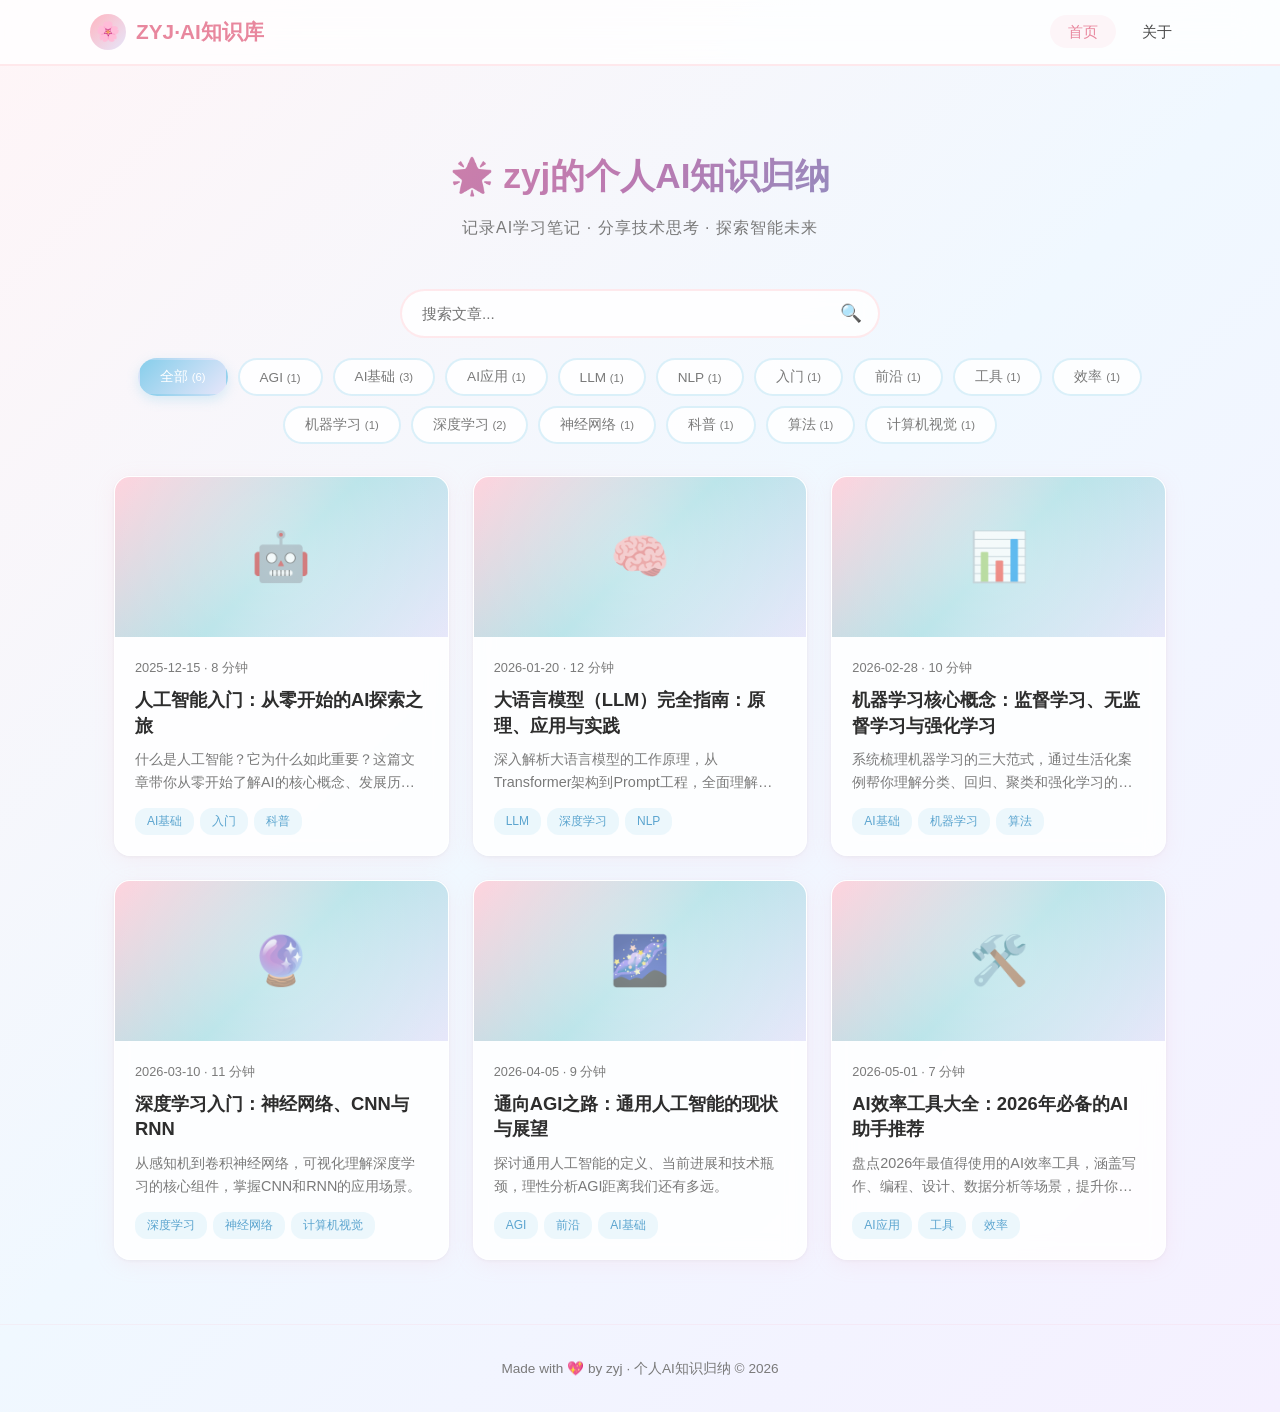
<file: index.html>
<!DOCTYPE html>
<html lang="zh-CN">
<head>
  <meta charset="UTF-8">
  <meta name="viewport" content="width=device-width, initial-scale=1.0">
  <title>ZYJ个人AI知识归纳 - 博客首页</title>
  <link rel="stylesheet" href="css/style.css">
</head>
<body>
  <div class="petals-container"></div>
  <nav class="navbar">
    <div class="nav-inner">
      <a href="index.html" class="nav-logo">
        <span class="logo-icon">🌸</span>
        <span>ZYJ·AI知识库</span>
      </a>
      <ul class="nav-links">
        <li><a href="index.html" class="active">首页</a></li>
        <li><a href="about.html">关于</a></li>
      </ul>
    </div>
  </nav>
  <main class="main-container">
    <header class="page-header">
      <h1 class="site-title">🌟 zyj的个人AI知识归纳</h1>
      <p class="site-subtitle">记录AI学习笔记 · 分享技术思考 · 探索智能未来</p>
    </header>
    <section class="search-filter-area">
      <div class="search-box">
        <input type="text" class="search-input" placeholder="搜索文章...">
        <span class="search-icon">🔍</span>
      </div>
      <div class="tag-cloud"></div>
    </section>
    <section class="articles-grid"></section>
  </main>
  <footer class="footer">
    <p>Made with <span class="footer-heart">💖</span> by zyj · 个人AI知识归纳 © 2026</p>
  </footer>
  <button class="back-to-top" title="回到顶部">⬆</button>
  <script src="js/articles.js"></script>
  <script src="js/main.js"></script>
</body>
</html>
</file>
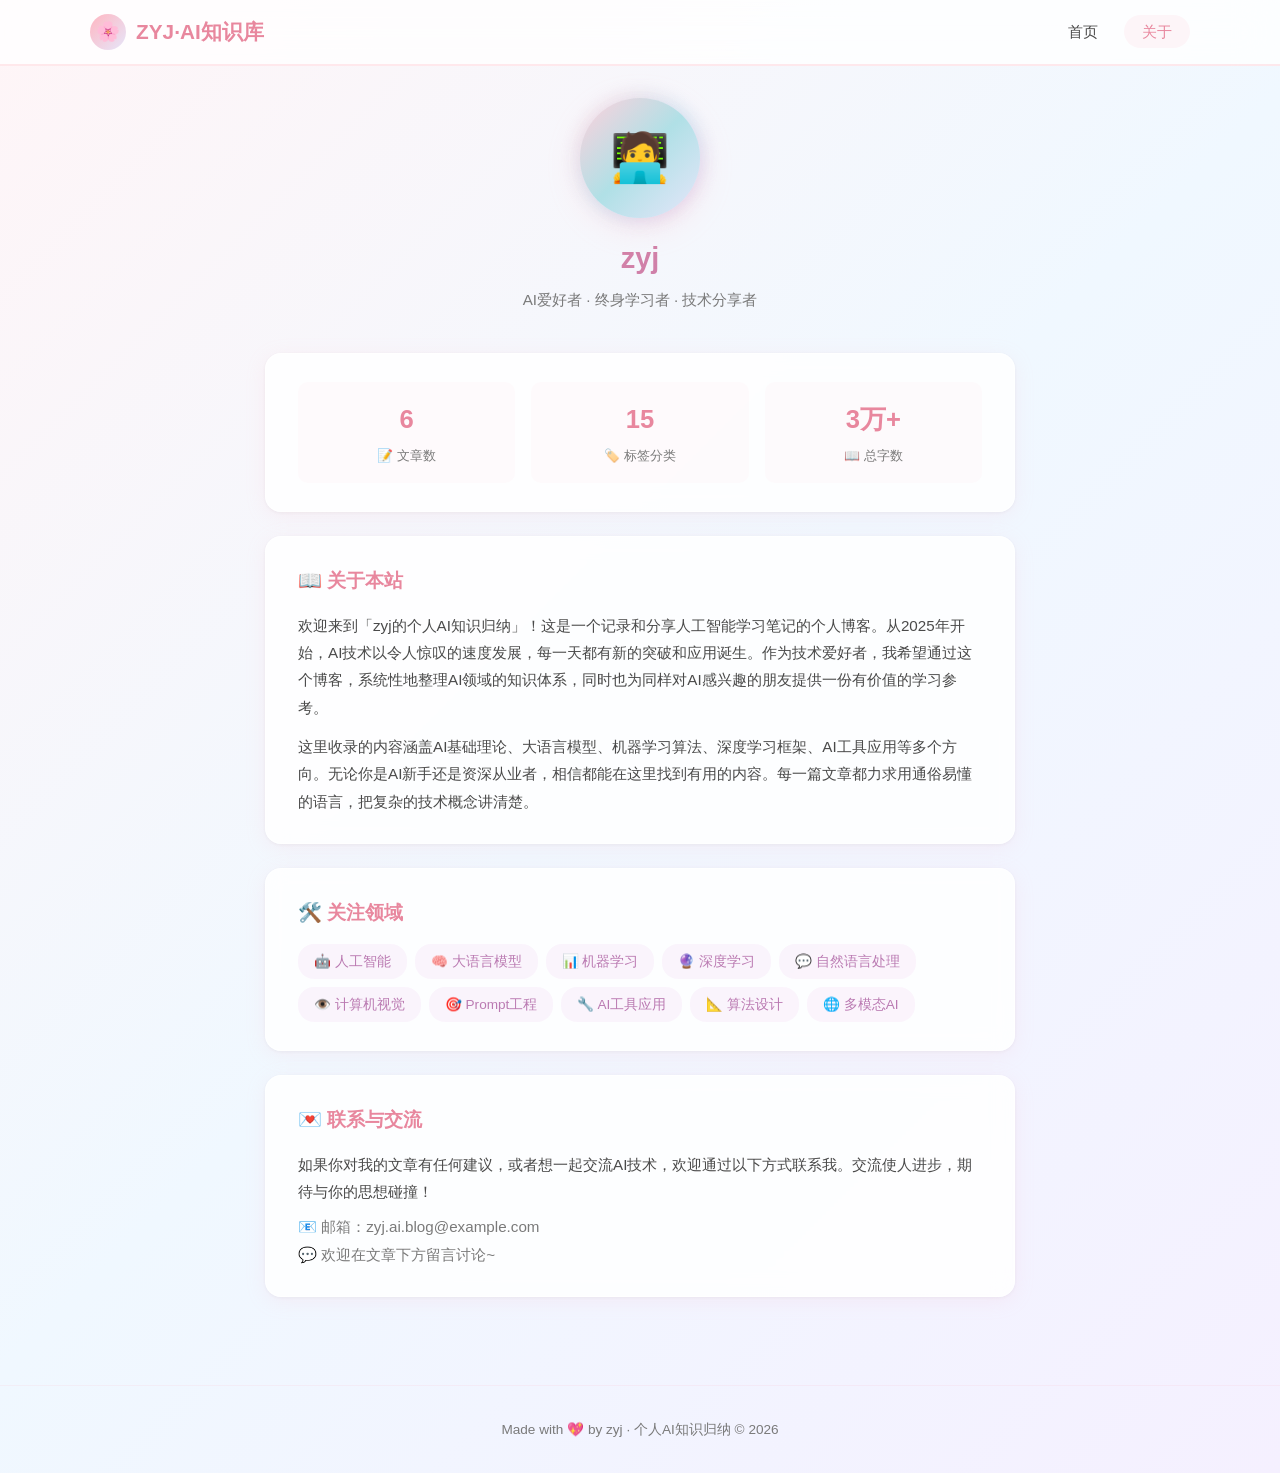
<file: about.html>
<!DOCTYPE html>
<html lang="zh-CN">
<head>
  <meta charset="UTF-8">
  <meta name="viewport" content="width=device-width, initial-scale=1.0">
  <title>关于我 - ZYJ个人AI知识归纳</title>
  <link rel="stylesheet" href="css/style.css">
</head>
<body>
  <div class="petals-container"></div>
  <nav class="navbar">
    <div class="nav-inner">
      <a href="index.html" class="nav-logo">
        <span class="logo-icon">🌸</span>
        <span>ZYJ·AI知识库</span>
      </a>
      <ul class="nav-links">
        <li><a href="index.html">首页</a></li>
        <li><a href="about.html" class="active">关于</a></li>
      </ul>
    </div>
  </nav>
  <main class="main-container">
    <div class="about-container">
      <div class="about-hero fade-in">
        <div class="about-avatar">🧑‍💻</div>
        <h1 class="about-name">zyj</h1>
        <p class="about-role">AI爱好者 · 终身学习者 · 技术分享者</p>
      </div>
      <div class="about-section fade-in" style="animation-delay:0.1s">
        <div class="about-stats">
          <div class="about-stat">
            <div class="stat-num" id="stat-articles">-</div>
            <div class="stat-label">📝 文章数</div>
          </div>
          <div class="about-stat">
            <div class="stat-num" id="stat-tags">-</div>
            <div class="stat-label">🏷️ 标签分类</div>
          </div>
          <div class="about-stat">
            <div class="stat-num" id="stat-words">-</div>
            <div class="stat-label">📖 总字数</div>
          </div>
        </div>
      </div>
      <div class="about-section fade-in" style="animation-delay:0.2s">
        <h2>📖 关于本站</h2>
        <p>欢迎来到「zyj的个人AI知识归纳」！这是一个记录和分享人工智能学习笔记的个人博客。从2025年开始，AI技术以令人惊叹的速度发展，每一天都有新的突破和应用诞生。作为技术爱好者，我希望通过这个博客，系统性地整理AI领域的知识体系，同时也为同样对AI感兴趣的朋友提供一份有价值的学习参考。</p>
        <p style="margin-top:12px;">这里收录的内容涵盖AI基础理论、大语言模型、机器学习算法、深度学习框架、AI工具应用等多个方向。无论你是AI新手还是资深从业者，相信都能在这里找到有用的内容。每一篇文章都力求用通俗易懂的语言，把复杂的技术概念讲清楚。</p>
      </div>
      <div class="about-section fade-in" style="animation-delay:0.3s">
        <h2>🛠️ 关注领域</h2>
        <div class="skills-cloud">
          <span class="skill-tag">🤖 人工智能</span>
          <span class="skill-tag">🧠 大语言模型</span>
          <span class="skill-tag">📊 机器学习</span>
          <span class="skill-tag">🔮 深度学习</span>
          <span class="skill-tag">💬 自然语言处理</span>
          <span class="skill-tag">👁️ 计算机视觉</span>
          <span class="skill-tag">🎯 Prompt工程</span>
          <span class="skill-tag">🔧 AI工具应用</span>
          <span class="skill-tag">📐 算法设计</span>
          <span class="skill-tag">🌐 多模态AI</span>
        </div>
      </div>
      <div class="about-section fade-in" style="animation-delay:0.4s">
        <h2>💌 联系与交流</h2>
        <p>如果你对我的文章有任何建议，或者想一起交流AI技术，欢迎通过以下方式联系我。交流使人进步，期待与你的思想碰撞！</p>
        <p style="margin-top:8px; color: var(--text-light);">📧 邮箱：zyj.ai.blog@example.com<br>💬 欢迎在文章下方留言讨论~</p>
      </div>
    </div>
  </main>
  <footer class="footer">
    <p>Made with <span class="footer-heart">💖</span> by zyj · 个人AI知识归纳 © 2026</p>
  </footer>
  <button class="back-to-top" title="回到顶部">⬆</button>
  <script src="js/articles.js"></script>
  <script src="js/main.js"></script>
</body>
</html>
</file>
<file: css/style.css>
/* ============================================
   ZYJ 个人AI知识归纳 - 博客样式
   二次元清新风格 (Anime Fresh Style)
   ============================================ */

/* --- CSS 变量 --- */
:root {
  --pink: #FFB6C1;
  --pink-light: #FFD1DC;
  --pink-dark: #E8879E;
  --sky-blue: #87CEEB;
  --sky-light: #B0E0E6;
  --sky-dark: #5BA4CF;
  --purple: #DDA0DD;
  --purple-light: #E6E6FA;
  --purple-dark: #BA7AB2;
  --mint: #98FB98;
  --mint-light: #C1F0C1;
  --white: #FFFFFF;
  --bg: #FFF5F7;
  --bg-gradient: linear-gradient(135deg, #FFF5F7 0%, #F0F8FF 50%, #F5F0FF 100%);
  --text: #4A4A4A;
  --text-light: #7A7A7A;
  --text-dark: #2D2D2D;
  --card-bg: rgba(255, 255, 255, 0.85);
  --card-shadow: 0 4px 20px rgba(255, 182, 193, 0.15), 0 1px 4px rgba(0,0,0,0.05);
  --card-shadow-hover: 0 8px 32px rgba(255, 182, 193, 0.25), 0 2px 8px rgba(0,0,0,0.08);
  --radius: 16px;
  --radius-sm: 10px;
  --font-main: 'Helvetica Neue', 'PingFang SC', 'Hiragino Sans GB', 'Microsoft YaHei', sans-serif;
  --font-mono: 'SF Mono', 'Fira Code', 'Consolas', monospace;
  --transition: 0.3s cubic-bezier(0.4, 0, 0.2, 1);
}

*, *::before, *::after { margin: 0; padding: 0; box-sizing: border-box; }
html { scroll-behavior: smooth; }
body { font-family: var(--font-main); background: var(--bg); background-image: var(--bg-gradient); color: var(--text); line-height: 1.7; min-height: 100vh; position: relative; overflow-x: hidden; }

.petals-container { position: fixed; top: 0; left: 0; width: 100%; height: 100%; pointer-events: none; z-index: 0; overflow: hidden; }
.petal { position: absolute; top: -60px; animation: fall linear infinite; opacity: 0.6; }
.petal svg { width: 100%; height: 100%; }

@keyframes fall {
  0% { transform: translateY(-60px) rotate(0deg) translateX(0); opacity: 0; }
  10% { opacity: 0.6; }
  90% { opacity: 0.6; }
  100% { transform: translateY(105vh) rotate(720deg) translateX(100px); opacity: 0; }
}

.navbar { position: sticky; top: 0; z-index: 100; background: rgba(255,255,255,0.8); backdrop-filter: blur(20px); -webkit-backdrop-filter: blur(20px); border-bottom: 2px solid rgba(255,182,193,0.3); padding: 0 24px; transition: var(--transition); }
.navbar.scrolled { box-shadow: 0 2px 20px rgba(255,182,193,0.2); }
.nav-inner { max-width: 1100px; margin: 0 auto; display: flex; align-items: center; justify-content: space-between; height: 64px; }
.nav-logo { display: flex; align-items: center; gap: 10px; text-decoration: none; font-size: 1.3rem; font-weight: 700; color: var(--pink-dark); transition: var(--transition); }
.nav-logo:hover { transform: scale(1.03); }
.nav-logo .logo-icon { width: 36px; height: 36px; background: linear-gradient(135deg, var(--pink), var(--purple-light)); border-radius: 50%; display: flex; align-items: center; justify-content: center; font-size: 1.2rem; color: white; }
.nav-links { display: flex; list-style: none; gap: 8px; align-items: center; }
.nav-links a { text-decoration: none; color: var(--text); padding: 8px 18px; border-radius: 20px; font-size: 0.95rem; font-weight: 500; transition: var(--transition); position: relative; }
.nav-links a:hover, .nav-links a.active { color: var(--pink-dark); background: rgba(255,182,193,0.12); }

.main-container { max-width: 1100px; margin: 0 auto; padding: 32px 24px 64px; position: relative; z-index: 1; }
.page-header { text-align: center; padding: 48px 0 24px; }
.page-header .site-title { font-size: 2.2rem; font-weight: 800; background: linear-gradient(135deg, var(--pink-dark), var(--purple-dark), var(--sky-dark)); -webkit-background-clip: text; -webkit-text-fill-color: transparent; background-clip: text; margin-bottom: 8px; }
.page-header .site-subtitle { font-size: 1rem; color: var(--text-light); letter-spacing: 1px; }

.search-filter-area { margin: 24px 0 32px; }
.search-box { max-width: 480px; margin: 0 auto 20px; position: relative; }
.search-box input { width: 100%; padding: 14px 48px 14px 20px; border: 2px solid rgba(255,182,193,0.3); border-radius: 28px; font-size: 0.95rem; font-family: var(--font-main); background: var(--card-bg); color: var(--text); outline: none; transition: var(--transition); backdrop-filter: blur(10px); }
.search-box input:focus { border-color: var(--pink); box-shadow: 0 0 0 4px rgba(255,182,193,0.15); }
.search-box .search-icon { position: absolute; right: 18px; top: 50%; transform: translateY(-50%); color: var(--pink); font-size: 1.1rem; }

.tag-cloud { display: flex; flex-wrap: wrap; justify-content: center; gap: 10px; }
.tag-btn { padding: 8px 20px; border: 2px solid rgba(135,206,235,0.3); border-radius: 22px; font-size: 0.85rem; font-weight: 500; cursor: pointer; background: var(--card-bg); color: var(--text-light); font-family: var(--font-main); transition: var(--transition); user-select: none; }
.tag-btn:hover { border-color: var(--sky-blue); color: var(--sky-dark); background: rgba(135,206,235,0.08); }
.tag-btn.active { background: linear-gradient(135deg, var(--sky-blue), var(--purple-light)); color: white; border-color: transparent; box-shadow: 0 4px 12px rgba(135,206,235,0.3); }

.articles-grid { display: grid; grid-template-columns: repeat(auto-fill, minmax(320px, 1fr)); gap: 24px; }
.article-card { background: var(--card-bg); backdrop-filter: blur(10px); border-radius: var(--radius); padding: 0; box-shadow: var(--card-shadow); transition: var(--transition); cursor: pointer; overflow: hidden; border: 1px solid rgba(255,255,255,0.6); text-decoration: none; color: inherit; display: block; }
.article-card:hover { transform: translateY(-4px); box-shadow: var(--card-shadow-hover); }
.article-card .card-img { height: 160px; background: linear-gradient(135deg, var(--pink-light), var(--sky-light), var(--purple-light)); display: flex; align-items: center; justify-content: center; font-size: 3rem; color: rgba(255,255,255,0.8); position: relative; overflow: hidden; }
.article-card .card-img::after { content: ''; position: absolute; top: -50%; left: -50%; width: 200%; height: 200%; background: radial-gradient(circle, rgba(255,255,255,0.3) 0%, transparent 60%); animation: shimmer 3s ease-in-out infinite; }
@keyframes shimmer { 0%, 100% { transform: translate(-20%, -20%) rotate(0deg); } 50% { transform: translate(20%, 20%) rotate(180deg); } }
.article-card .card-body { padding: 20px; }
.article-card .card-date { font-size: 0.8rem; color: var(--text-light); margin-bottom: 8px; }
.article-card .card-title { font-size: 1.15rem; font-weight: 700; color: var(--text-dark); margin-bottom: 10px; line-height: 1.4; display: -webkit-box; -webkit-line-clamp: 2; -webkit-box-orient: vertical; overflow: hidden; }
.article-card .card-desc { font-size: 0.9rem; color: var(--text-light); line-height: 1.6; display: -webkit-box; -webkit-line-clamp: 2; -webkit-box-orient: vertical; overflow: hidden; margin-bottom: 14px; }
.article-card .card-tags { display: flex; flex-wrap: wrap; gap: 6px; }
.article-card .card-tag { padding: 3px 12px; background: rgba(135,206,235,0.15); color: var(--sky-dark); border-radius: 12px; font-size: 0.75rem; font-weight: 500; }

.empty-state { text-align: center; padding: 64px 24px; }
.empty-state .empty-icon { font-size: 4rem; margin-bottom: 16px; opacity: 0.6; }
.empty-state h3 { font-size: 1.2rem; color: var(--text-light); margin-bottom: 8px; }
.empty-state p { color: var(--text-light); font-size: 0.9rem; }

.article-detail { max-width: 800px; margin: 0 auto; background: var(--card-bg); backdrop-filter: blur(10px); border-radius: var(--radius); padding: 40px; box-shadow: var(--card-shadow); border: 1px solid rgba(255,255,255,0.6); }
.article-meta { margin-bottom: 24px; padding-bottom: 20px; border-bottom: 1px solid rgba(255,182,193,0.2); }
.article-meta .back-link { display: inline-flex; align-items: center; gap: 6px; color: var(--pink-dark); text-decoration: none; font-size: 0.9rem; font-weight: 500; margin-bottom: 16px; transition: var(--transition); }
.article-meta .back-link:hover { gap: 10px; }
.article-meta .article-date { font-size: 0.85rem; color: var(--text-light); margin-bottom: 8px; }
.article-meta .article-title { font-size: 1.8rem; font-weight: 800; color: var(--text-dark); line-height: 1.3; margin-bottom: 12px; }
.article-meta .article-tags { display: flex; flex-wrap: wrap; gap: 8px; }
.article-meta .article-tag { padding: 4px 14px; background: rgba(221,160,221,0.15); color: var(--purple-dark); border-radius: 14px; font-size: 0.8rem; font-weight: 500; }

.markdown-body { color: var(--text); line-height: 1.9; }
.markdown-body h1 { font-size: 1.8rem; font-weight: 800; margin: 1.8em 0 0.8em; color: var(--pink-dark); padding-bottom: 8px; border-bottom: 2px solid rgba(255,182,193,0.25); }
.markdown-body h2 { font-size: 1.45rem; font-weight: 700; margin: 1.6em 0 0.6em; color: var(--purple-dark); }
.markdown-body h3 { font-size: 1.2rem; font-weight: 700; margin: 1.4em 0 0.5em; color: var(--sky-dark); }
.markdown-body p { margin: 0.9em 0; }
.markdown-body a { color: var(--pink-dark); text-decoration: none; border-bottom: 1px dashed var(--pink); transition: var(--transition); }
.markdown-body a:hover { color: var(--pink); border-bottom-style: solid; }
.markdown-body strong { color: var(--text-dark); font-weight: 700; }
.markdown-body ul, .markdown-body ol { padding-left: 1.5em; margin: 0.8em 0; }
.markdown-body li { margin: 0.4em 0; }
.markdown-body li::marker { color: var(--pink); }
.markdown-body blockquote { margin: 1.2em 0; padding: 16px 24px; border-left: 4px solid var(--pink); background: rgba(255,182,193,0.06); border-radius: 0 var(--radius-sm) var(--radius-sm) 0; color: var(--text); font-style: italic; }
.markdown-body code { padding: 2px 8px; background: rgba(135,206,235,0.12); color: var(--sky-dark); border-radius: 4px; font-family: var(--font-mono); font-size: 0.88em; }
.markdown-body pre { margin: 1.2em 0; padding: 20px 24px; background: #2D2D2D; border-radius: var(--radius-sm); overflow-x: auto; line-height: 1.6; }
.markdown-body pre code { background: none; color: #E0E0E0; padding: 0; font-size: 0.88em; }
.markdown-body img { max-width: 100%; border-radius: var(--radius-sm); margin: 1em 0; }
.markdown-body hr { border: none; border-top: 1px solid rgba(255,182,193,0.25); margin: 2em 0; }
.markdown-body table { width: 100%; border-collapse: collapse; margin: 1.2em 0; font-size: 0.9rem; }
.markdown-body th, .markdown-body td { padding: 10px 16px; border: 1px solid rgba(255,182,193,0.2); text-align: left; }
.markdown-body th { background: rgba(255,182,193,0.1); font-weight: 600; color: var(--text-dark); }
.markdown-body tr:nth-child(even) { background: rgba(135,206,235,0.04); }

.error-container { text-align: center; padding: 64px 24px; }
.error-container h2 { font-size: 3rem; color: var(--pink); margin-bottom: 12px; }
.error-container p { color: var(--text-light); margin-bottom: 24px; }
.btn-back { display: inline-block; padding: 12px 28px; background: linear-gradient(135deg, var(--pink), var(--purple-light)); color: white; text-decoration: none; border-radius: 25px; font-weight: 600; transition: var(--transition); }
.btn-back:hover { transform: translateY(-2px); box-shadow: 0 6px 20px rgba(255,182,193,0.35); }

.about-container { max-width: 750px; margin: 0 auto; }
.about-hero { text-align: center; margin-bottom: 40px; }
.about-avatar { width: 120px; height: 120px; border-radius: 50%; background: linear-gradient(135deg, var(--pink-light), var(--sky-light), var(--purple-light)); display: flex; align-items: center; justify-content: center; margin: 0 auto 16px; font-size: 3rem; color: white; box-shadow: 0 8px 32px rgba(255,182,193,0.3); position: relative; }
.about-avatar::after { content: ''; position: absolute; inset: -4px; border-radius: 50%; background: linear-gradient(135deg, var(--pink), var(--sky-blue), var(--purple)); z-index: -1; opacity: 0.4; filter: blur(8px); }
.about-name { font-size: 1.8rem; font-weight: 800; background: linear-gradient(135deg, var(--pink-dark), var(--purple-dark)); -webkit-background-clip: text; -webkit-text-fill-color: transparent; background-clip: text; }
.about-role { color: var(--text-light); font-size: 0.95rem; margin-top: 4px; }
.about-section { background: var(--card-bg); backdrop-filter: blur(10px); border-radius: var(--radius); padding: 28px 32px; margin-bottom: 24px; box-shadow: var(--card-shadow); border: 1px solid rgba(255,255,255,0.6); }
.about-section h2 { font-size: 1.2rem; font-weight: 700; color: var(--pink-dark); margin-bottom: 14px; display: flex; align-items: center; gap: 8px; }
.about-section p { color: var(--text); line-height: 1.8; font-size: 0.95rem; }
.about-stats { display: grid; grid-template-columns: repeat(3, 1fr); gap: 16px; }
.about-stat { text-align: center; padding: 16px; background: rgba(255,182,193,0.06); border-radius: var(--radius-sm); }
.about-stat .stat-num { font-size: 1.6rem; font-weight: 800; color: var(--pink-dark); }
.about-stat .stat-label { font-size: 0.8rem; color: var(--text-light); margin-top: 4px; }
.skills-cloud { display: flex; flex-wrap: wrap; gap: 8px; }
.skill-tag { padding: 6px 16px; background: rgba(221,160,221,0.1); color: var(--purple-dark); border-radius: 16px; font-size: 0.85rem; font-weight: 500; }

.footer { text-align: center; padding: 32px 24px; border-top: 1px solid rgba(255,182,193,0.15); color: var(--text-light); font-size: 0.85rem; position: relative; z-index: 1; }
.footer .footer-heart { color: var(--pink); animation: heartbeat 1.5s ease-in-out infinite; }
@keyframes heartbeat { 0%, 100% { transform: scale(1); } 25% { transform: scale(1.2); } 50% { transform: scale(1); } 75% { transform: scale(1.15); } }

@media (max-width: 768px) {
  .nav-inner { padding: 0 8px; }
  .nav-logo { font-size: 1.1rem; }
  .nav-links a { padding: 6px 12px; font-size: 0.85rem; }
  .articles-grid { grid-template-columns: 1fr; gap: 16px; }
  .article-detail { padding: 24px 20px; border-radius: var(--radius-sm); }
  .article-meta .article-title { font-size: 1.4rem; }
  .page-header .site-title { font-size: 1.6rem; }
  .about-stats { grid-template-columns: repeat(3, 1fr); gap: 8px; }
  .about-section { padding: 20px; }
}

.loading-spinner { display: flex; justify-content: center; padding: 48px; }
.spinner { width: 40px; height: 40px; border: 3px solid rgba(255,182,193,0.2); border-top-color: var(--pink); border-radius: 50%; animation: spin 0.8s linear infinite; }
@keyframes spin { to { transform: rotate(360deg); } }

@keyframes fadeInUp { from { opacity: 0; transform: translateY(20px); } to { opacity: 1; transform: translateY(0); } }
.fade-in { animation: fadeInUp 0.5s ease-out forwards; }

.back-to-top { position: fixed; bottom: 32px; right: 32px; width: 44px; height: 44px; background: linear-gradient(135deg, var(--pink), var(--purple-light)); color: white; border: none; border-radius: 50%; cursor: pointer; font-size: 1.2rem; box-shadow: 0 4px 16px rgba(255,182,193,0.3); transition: var(--transition); z-index: 99; opacity: 0; transform: translateY(20px); pointer-events: none; }
.back-to-top.visible { opacity: 1; transform: translateY(0); pointer-events: auto; }
.back-to-top:hover { transform: translateY(-3px); box-shadow: 0 6px 24px rgba(255,182,193,0.4); }
</file>
